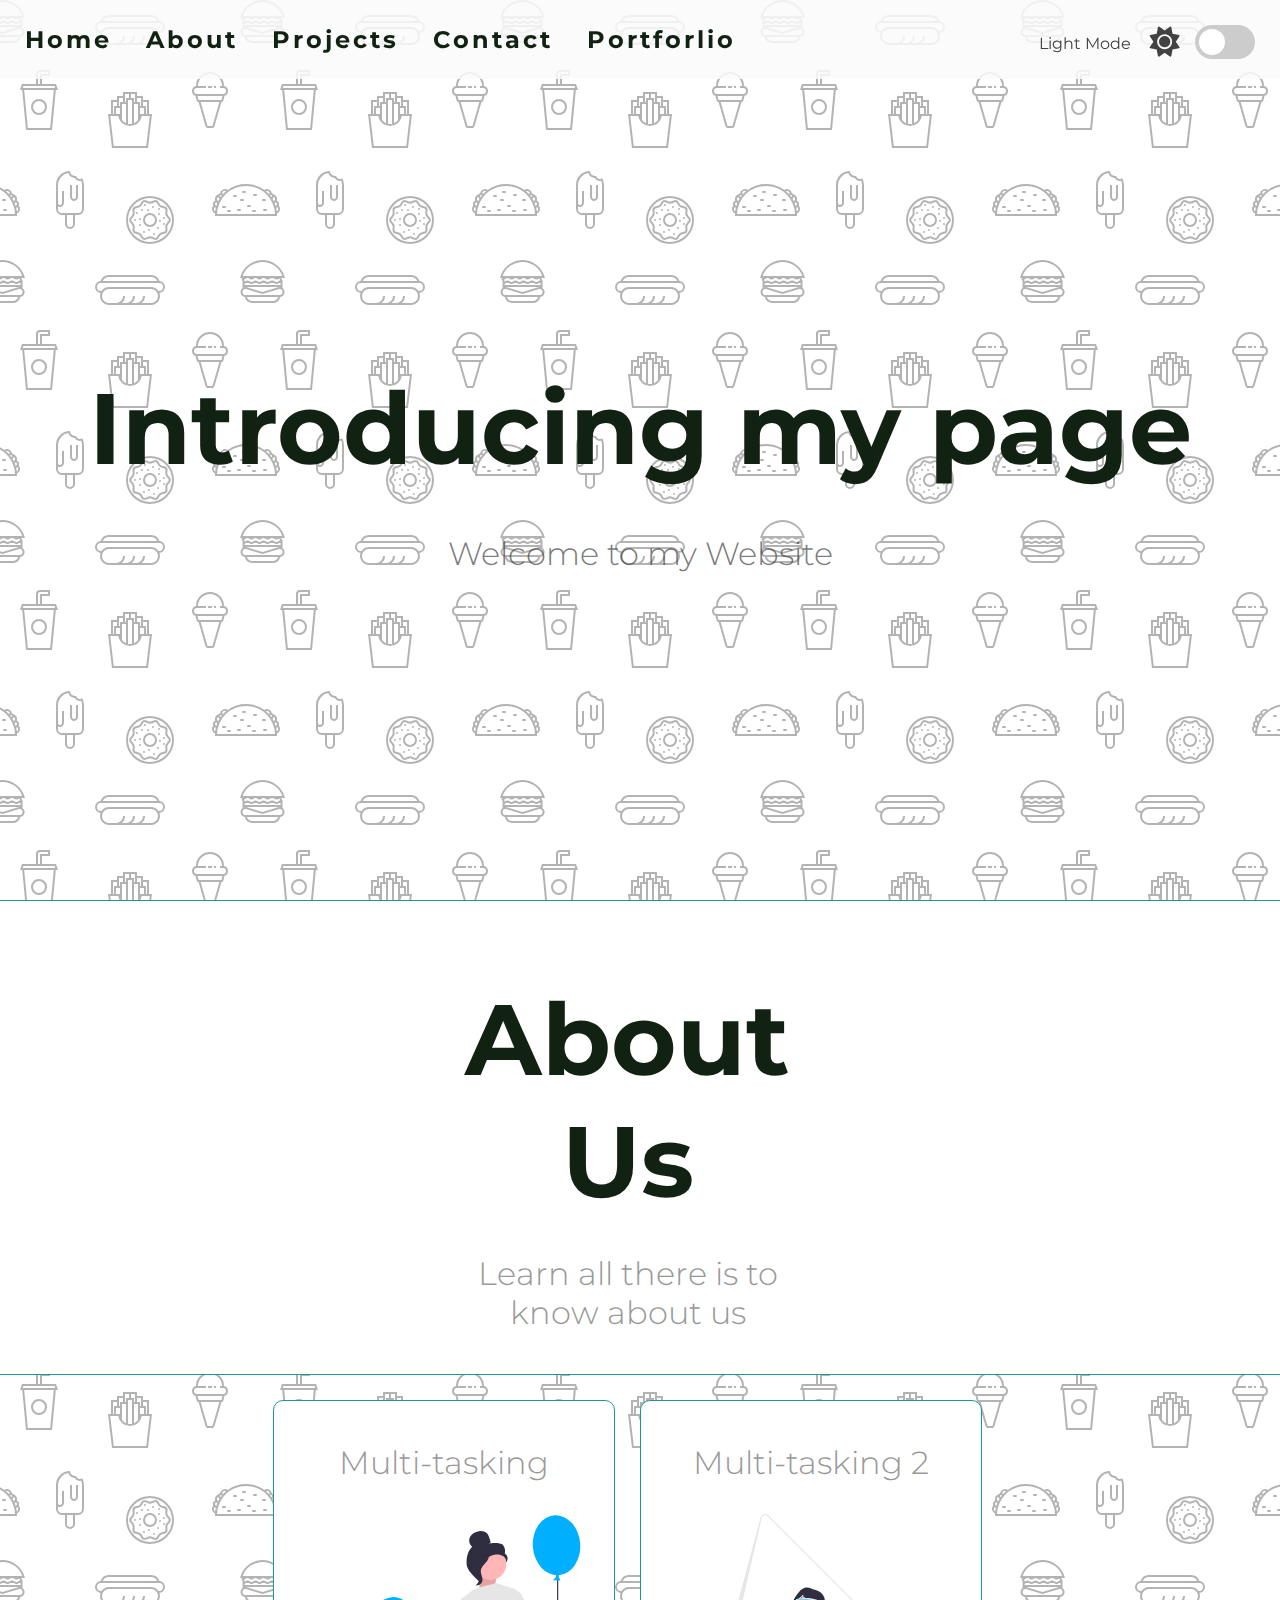
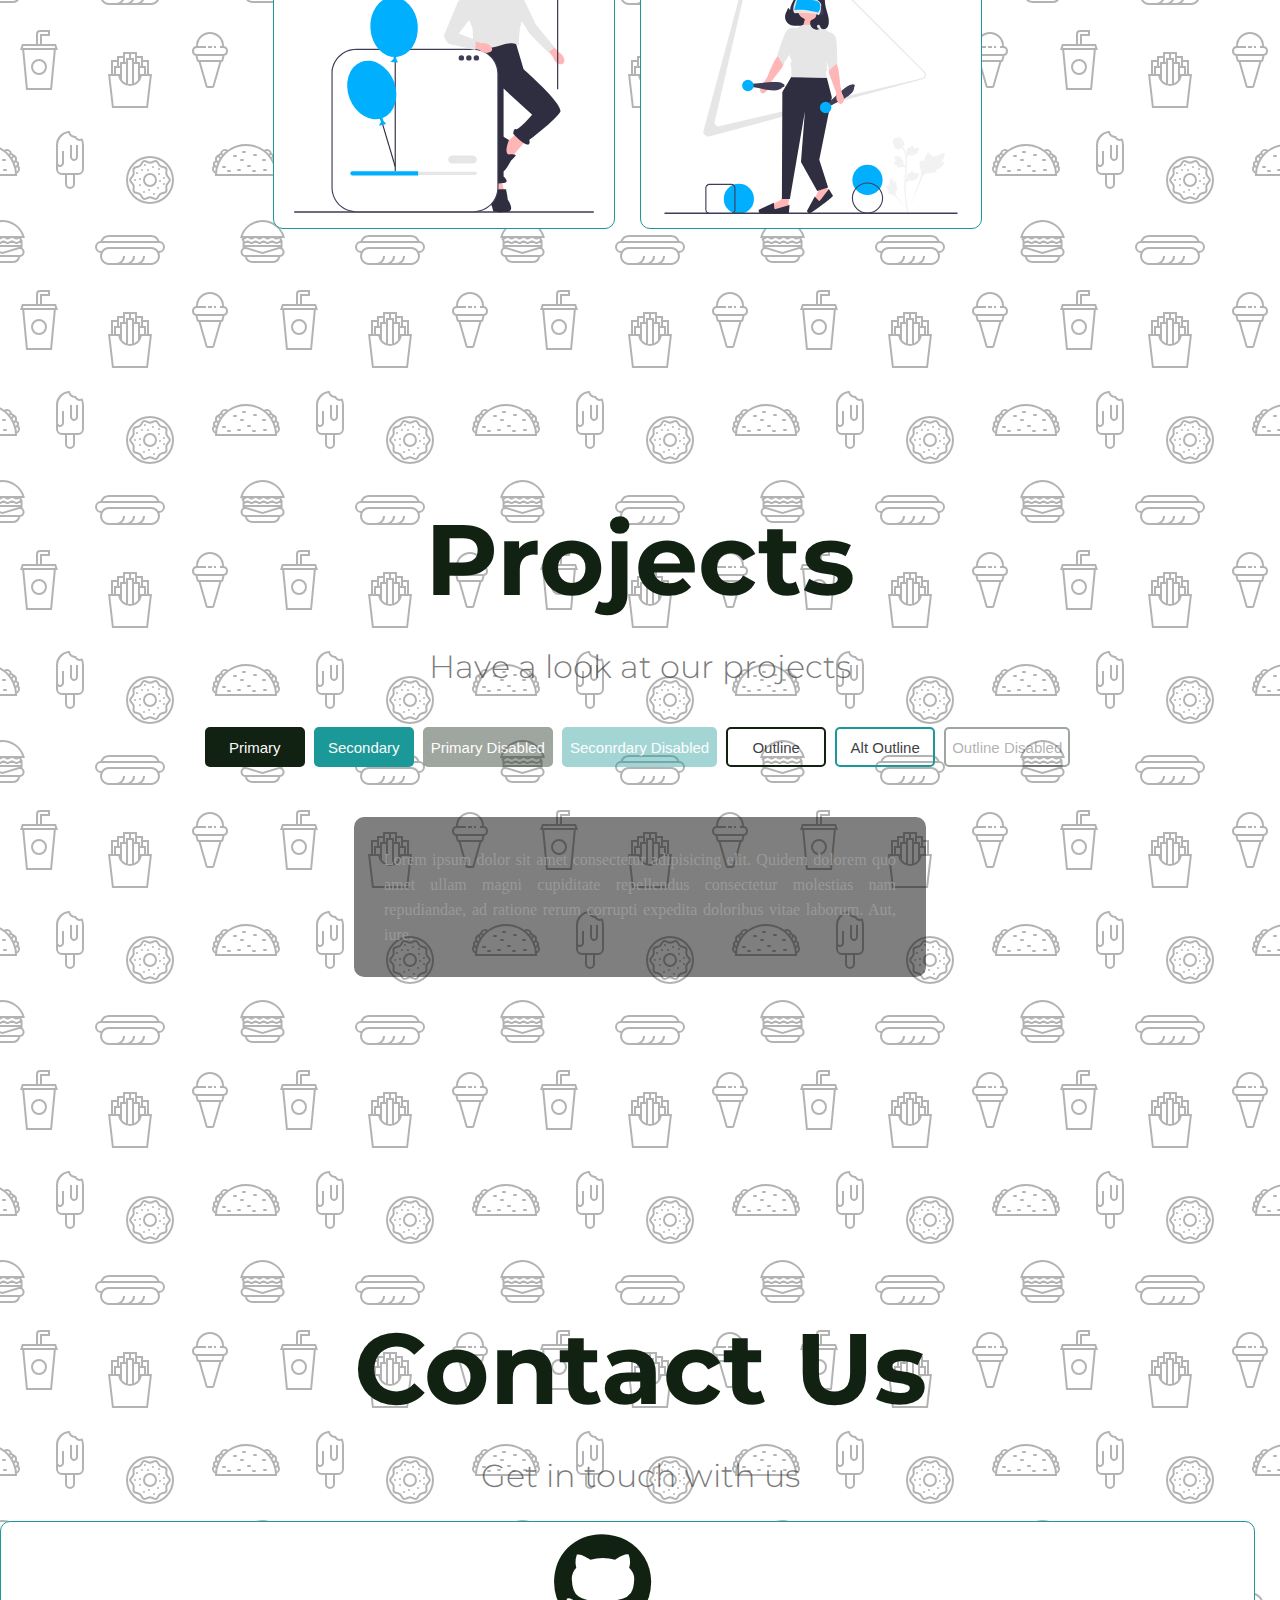
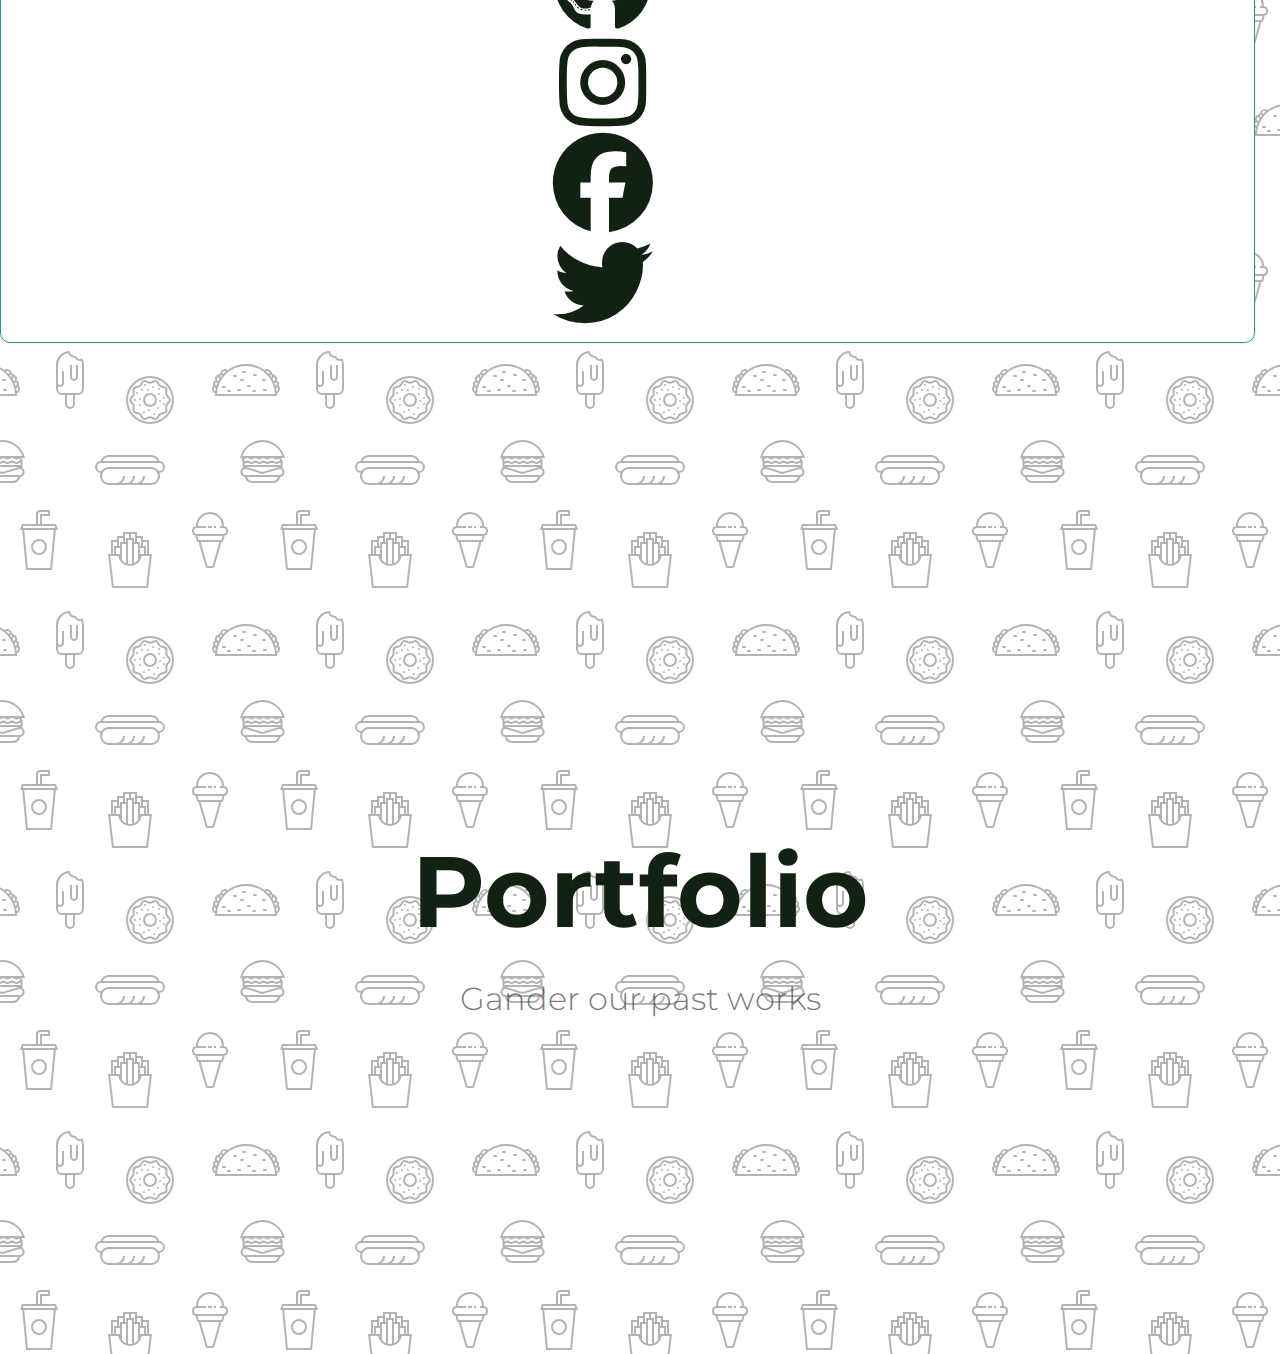
<file: index.html>
<!DOCTYPE html>
<html lang="en">
<head>
    <meta charset="UTF-8">
    <meta http-equiv="X-UA-Compatible" content="IE=edge">
    <meta name="viewport" content="width=device-width, initial-scale=1.0">
    <link rel="icon" type="image/png" href="https://www.google.com/s2/u/0/favicons?domain=cupshup.co.in">
    <link rel="stylesheet" href="Style4.css">
    <!-- <link rel="stylesheet" href="style.css"> -->
    <link rel="stylesheet" href="https://cdnjs.cloudflare.com/ajax/libs/font-awesome/6.1.1/css/all.min.css">
    
    <script src="script4.js"></script>
    
    <title>Dark n Light Mode</title>
</head>

<body>
    <!-- Dark Mode Swtich -->
    <div class="theme-switch-wrapper">
        <span id="toggle-icon">
            <span class="toggle-text">Light Mode</span>
            <i class="fa-solid fa-sun"></i>
        </span>
        <label class="theme-switch">
            <input type="checkbox">
            <div class="slider round"></div>
        </label>
    </div>
    <!-- Navigation -->
    <nav id="nav">
        <a href="#home">Home</a>
        <a href="#about">About</a>
        <a href="#projects">Projects</a>
        <a href="#contact">Contact</a>
        <a href="#portfolio">Portforlio</a>
    </nav>
    <!-- Home -->
    <section id="home">
    <div class="title-group">
        <h1>Introducing my page</h1><br>
        <h2>Welcome to my Website</h2>
    </div>
    </section>
    <!-- About -->
    <section id="about">
        <div class="about-container2">
            <h1>About Us</h1>
            <h3>Learn all there is to know about us</h3>
        </div>
        <div class="about-container">
            <div class="image-container">
                <h3>Multi-tasking</h3>
                <img src="../undraw_well_done_re_light.svg" alt="Multi-tasking" id="img1">
            </div>
            <div class="image-container">
                <h3>Multi-tasking 2</h3>
                <img src="../undraw_game_world_re_light.svg" alt="" id="img2">
            </div>
        </div>
    </section>
    <!-- Projects -->
    <section id="projects">
        <div class="title-group">
        <h1>Projects</h1>
        <h2>Have a look at our projects</h2>
        </div>
        <div class="buttons" id="button">
        <button class="primary">Primary</button>
        <button class="secondary">Secondary</button>
        <button class="primary" disabled>Primary Disabled</button>
        <button class="secondary" disabled>Seconrdary Disabled</button>
        <button class="outline">Outline</button>
        <button class="secondary outline">Alt Outline</button>
        <button class="outline" disabled>Outline Disabled</button>
    </div>
    <div class="text-box" id="text-box">
        <p>Lorem ipsum dolor sit amet consectetur adipisicing elit. Quidem dolorem quo amet ullam magni cupiditate repellendus consectetur molestias nam repudiandae, ad ratione rerum corrupti expedita doloribus vitae laborum. Aut, iure.</p>
    </div>
    </section>

    <!-- Contact -->
    <section id="contact">
        <div class="title-group">
        <h1>Contact Us</h1>
        <h2>Get in touch with us</h2>
        </div>
        <div class="social-icons">
            <i class="fa-brands fa-github"></i>
            <i class="fa-brands fa-instagram"></i>
            <i class="fa-brands fa-facebook"></i>
            <i class="fa-brands fa-twitter"></i>
        </div>
    </section>
    <!-- Portfolio -->
    <section id="portfolio">
        
        <div class="title-group">
        <h1>Portfolio</h1>
        <h2>Gander our past works</h2>
        </div>
    </section>
    <!-- Script -->
    <script src="script4.js"></script>
</body>

</html> 



<!-- <div class="lamp js-turnoff-btn">
    <div class="lamp-item lamp-top"></div>
    <div class="lamp-item lamp-middle"></div>
    <div class="lamp-item lamp-bottom"></div>
    <div class="lamp-item lamp-light open"></div>
</div> -->
</file>
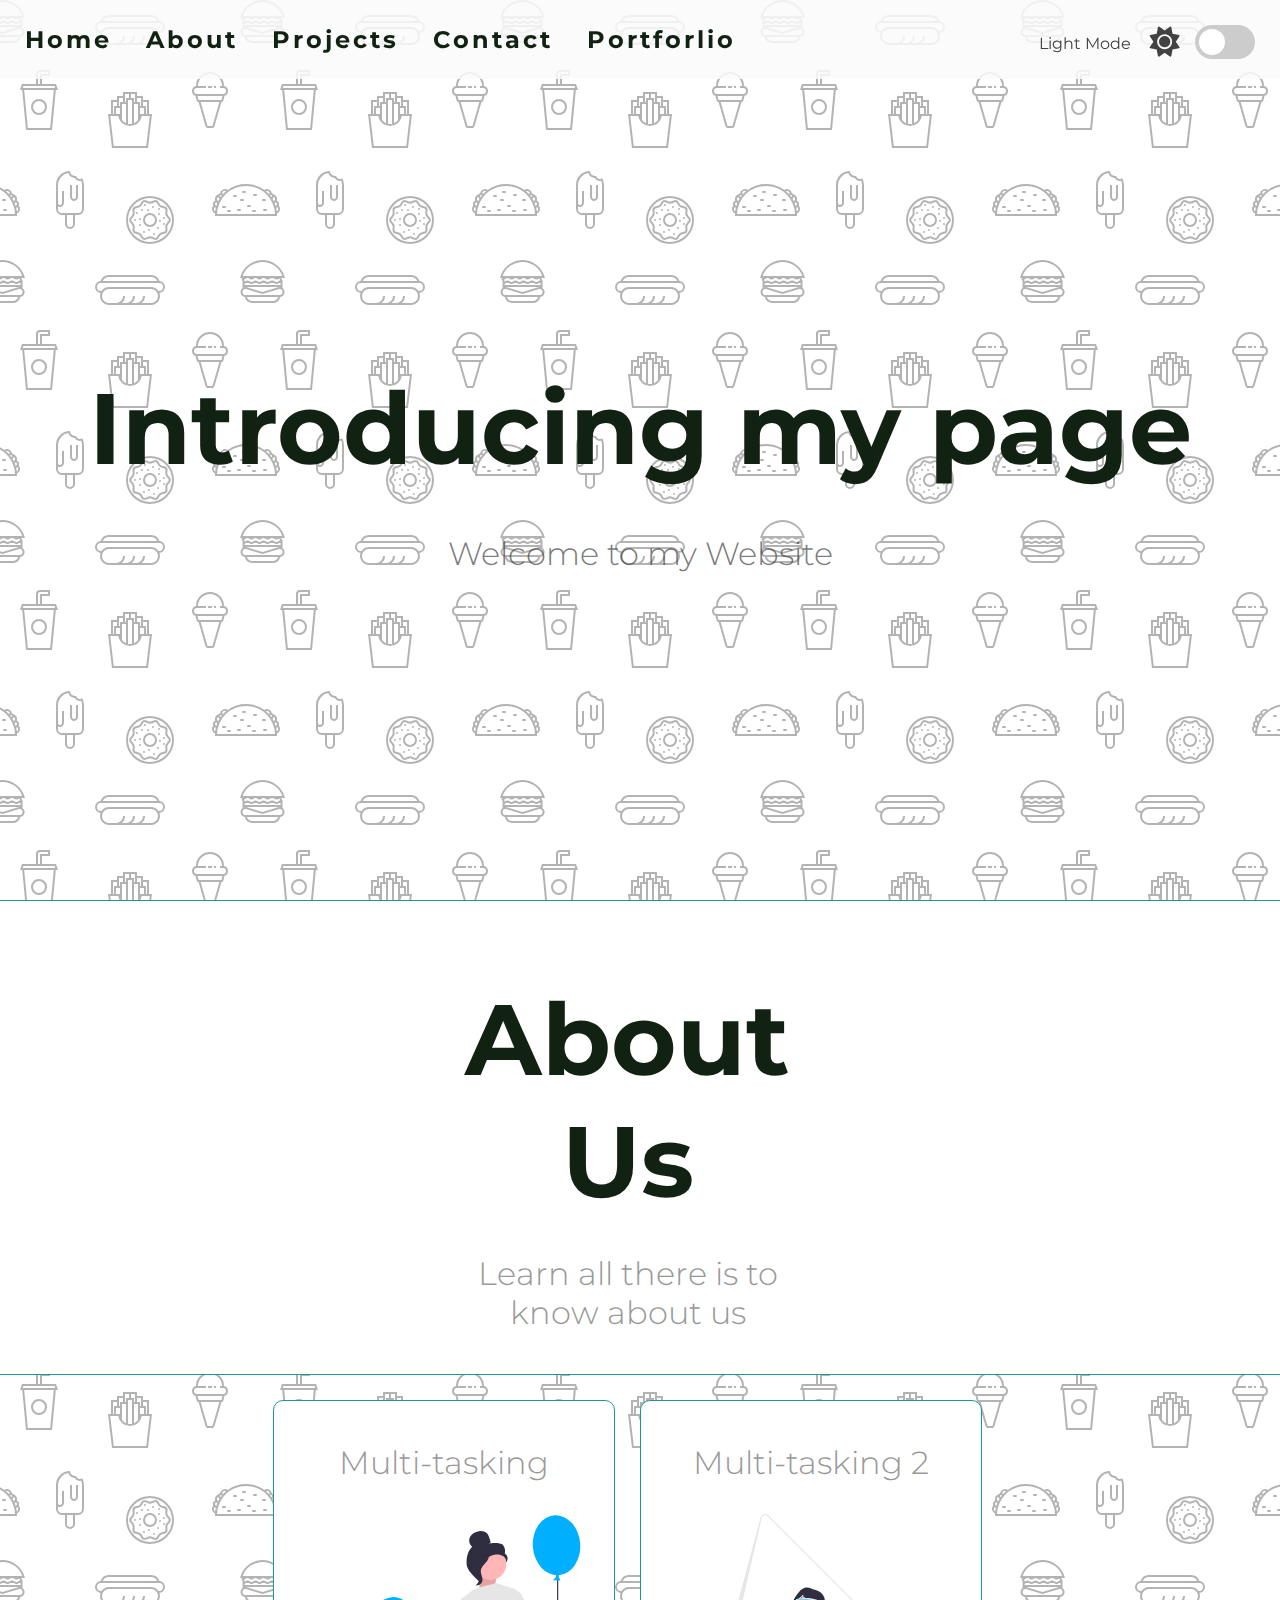
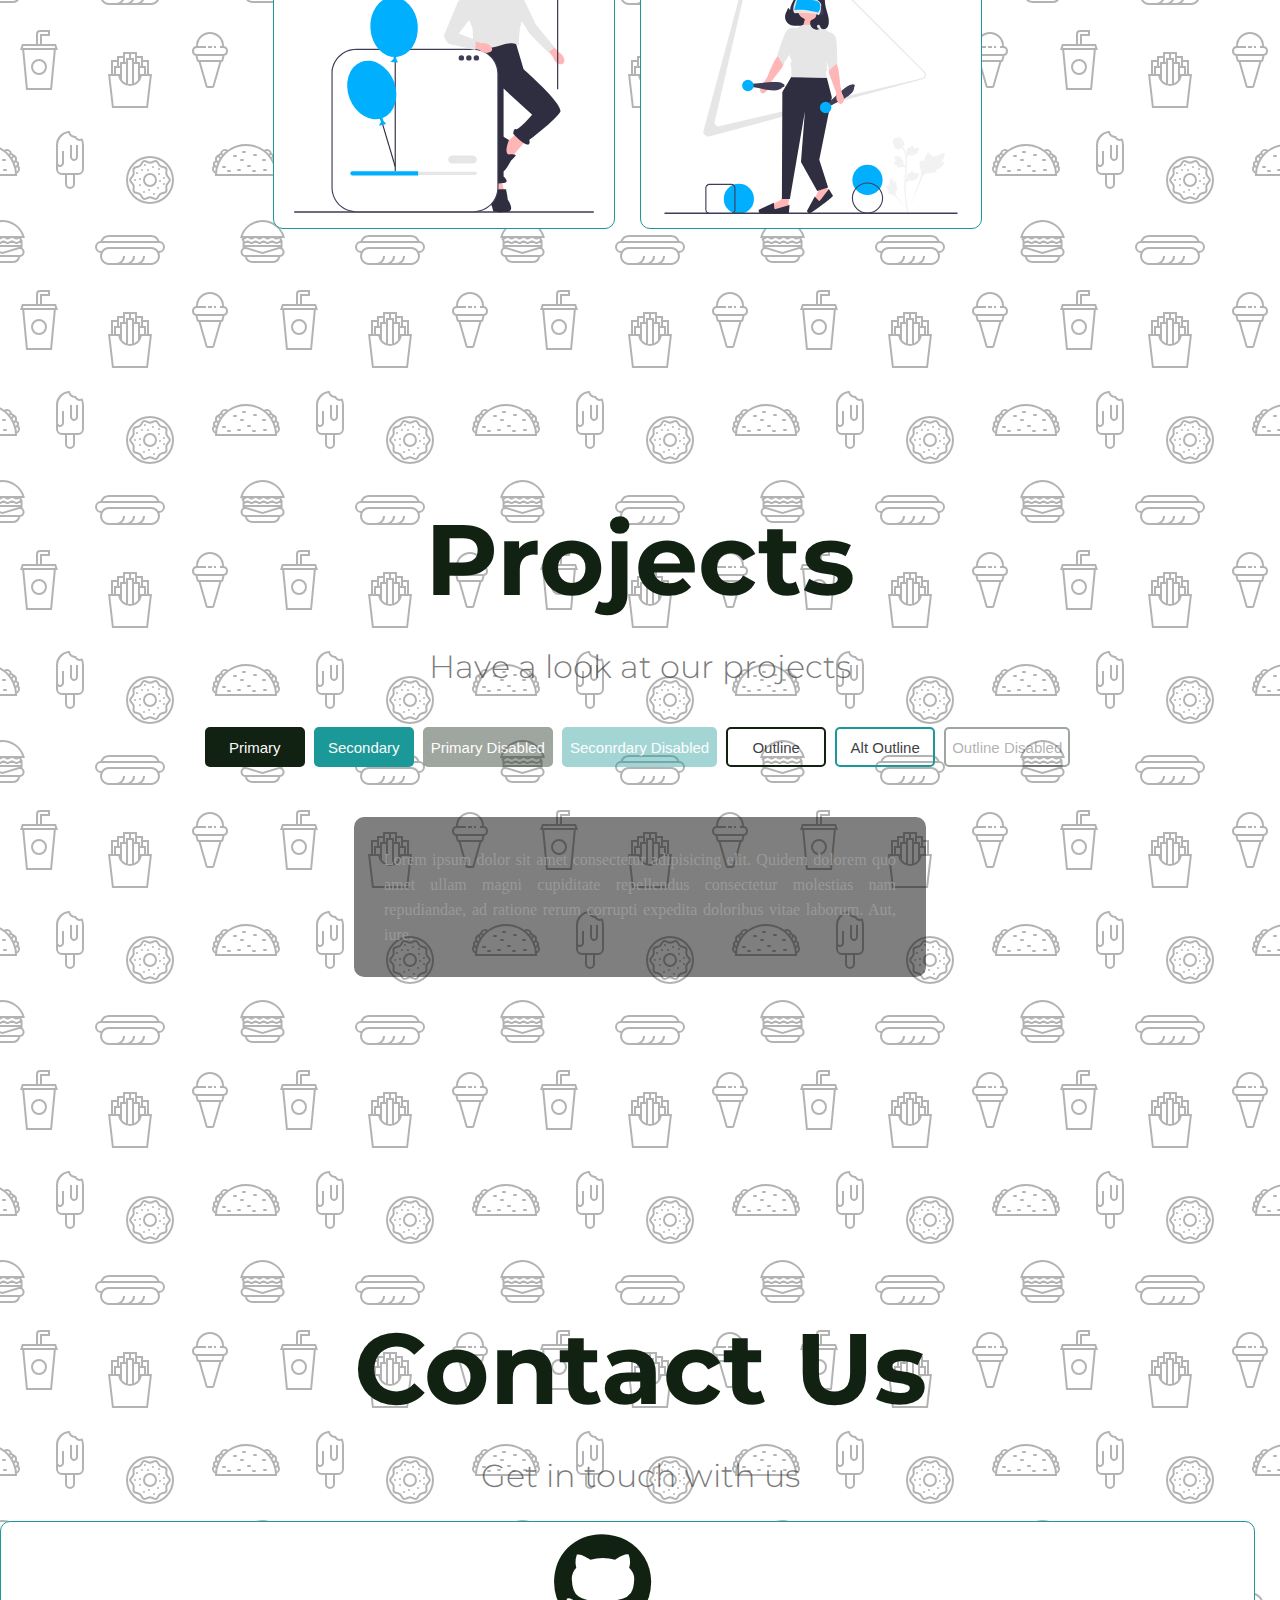
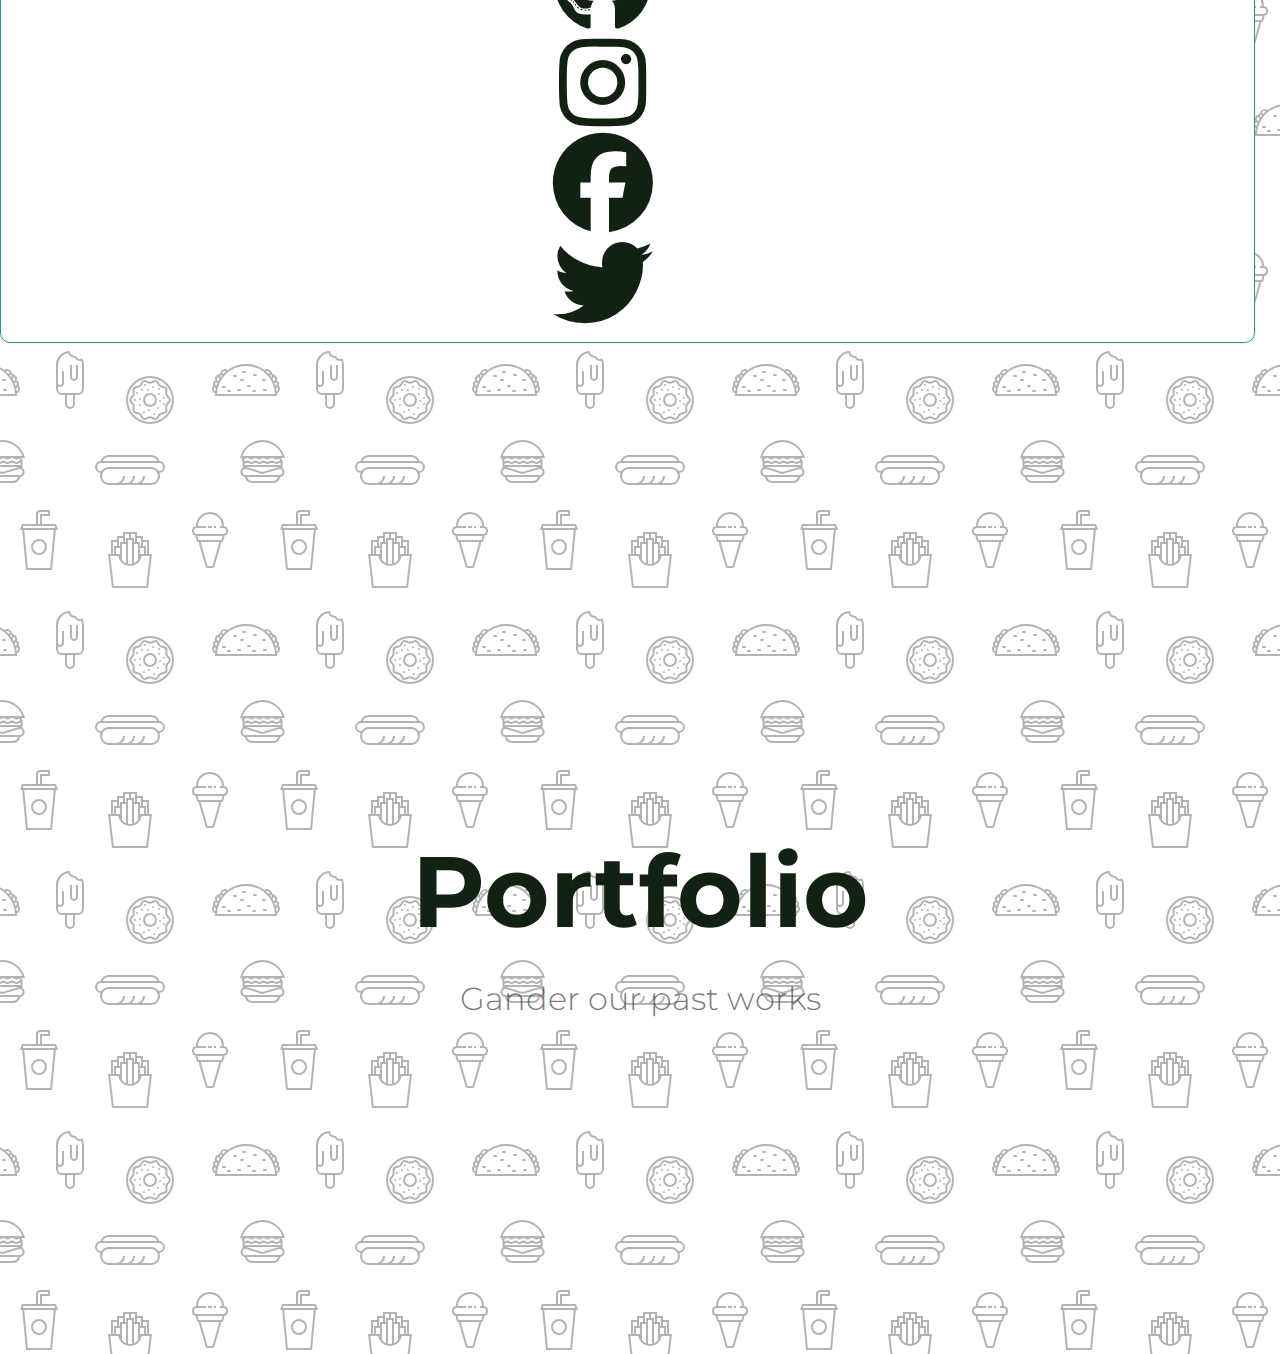
<file: DarkMode.html>
<!DOCTYPE html>
<html lang="en">
<head>
    <meta charset="UTF-8">
    <meta http-equiv="X-UA-Compatible" content="IE=edge">
    <meta name="viewport" content="width=device-width, initial-scale=1.0">
    <link rel="icon" type="image/png" href="https://www.google.com/s2/u/0/favicons?domain=cupshup.co.in">
    <link rel="stylesheet" href="Style4.css">
    <!-- <link rel="stylesheet" href="style.css"> -->
    <link rel="stylesheet" href="https://cdnjs.cloudflare.com/ajax/libs/font-awesome/6.1.1/css/all.min.css">
    
    <script src="script4.js"></script>
    
    <title>Dark n Light Mode</title>
</head>

<body>
    <!-- Dark Mode Swtich -->
    <div class="theme-switch-wrapper">
        <span id="toggle-icon">
            <span class="toggle-text">Light Mode</span>
            <i class="fa-solid fa-sun"></i>
        </span>
        <label class="theme-switch">
            <input type="checkbox">
            <div class="slider round"></div>
        </label>
    </div>
    <!-- Navigation -->
    <nav id="nav">
        <a href="#home">Home</a>
        <a href="#about">About</a>
        <a href="#projects">Projects</a>
        <a href="#contact">Contact</a>
        <a href="#portfolio">Portforlio</a>
    </nav>
    <!-- Home -->
    <section id="home">
    <div class="title-group">
        <h1>Introducing my page</h1><br>
        <h2>Welcome to my Website</h2>
    </div>
    </section>
    <!-- About -->
    <section id="about">
        <div class="about-container2">
            <h1>About Us</h1>
            <h3>Learn all there is to know about us</h3>
        </div>
        <div class="about-container">
            <div class="image-container">
                <h3>Multi-tasking</h3>
                <img src="../undraw_well_done_re_light.svg" alt="Multi-tasking" id="img1">
            </div>
            <div class="image-container">
                <h3>Multi-tasking 2</h3>
                <img src="../undraw_game_world_re_light.svg" alt="" id="img2">
            </div>
        </div>
    </section>
    <!-- Projects -->
    <section id="projects">
        <div class="title-group">
        <h1>Projects</h1>
        <h2>Have a look at our projects</h2>
        </div>
        <div class="buttons" id="button">
        <button class="primary">Primary</button>
        <button class="secondary">Secondary</button>
        <button class="primary" disabled>Primary Disabled</button>
        <button class="secondary" disabled>Seconrdary Disabled</button>
        <button class="outline">Outline</button>
        <button class="secondary outline">Alt Outline</button>
        <button class="outline" disabled>Outline Disabled</button>
    </div>
    <div class="text-box" id="text-box">
        <p>Lorem ipsum dolor sit amet consectetur adipisicing elit. Quidem dolorem quo amet ullam magni cupiditate repellendus consectetur molestias nam repudiandae, ad ratione rerum corrupti expedita doloribus vitae laborum. Aut, iure.</p>
    </div>
    </section>

    <!-- Contact -->
    <section id="contact">
        <div class="title-group">
        <h1>Contact Us</h1>
        <h2>Get in touch with us</h2>
        </div>
        <div class="social-icons">
            <i class="fa-brands fa-github"></i>
            <i class="fa-brands fa-instagram"></i>
            <i class="fa-brands fa-facebook"></i>
            <i class="fa-brands fa-twitter"></i>
        </div>
    </section>
    <!-- Portfolio -->
    <section id="portfolio">
        
        <div class="title-group">
        <h1>Portfolio</h1>
        <h2>Gander our past works</h2>
        </div>
    </section>
    <!-- Script -->
    <script src="script4.js"></script>
</body>

</html> 



<!-- <div class="lamp js-turnoff-btn">
    <div class="lamp-item lamp-top"></div>
    <div class="lamp-item lamp-middle"></div>
    <div class="lamp-item lamp-bottom"></div>
    <div class="lamp-item lamp-light open"></div>
</div> -->
</file>
<file: Style4.css>
@import url('https://fonts.googleapis.com/css2?family=Montserrat:ital,wght@0,100;0,300;0,400;0,600;1,100&display=swap');

:root {
    --primary-color: #112112;
    --primary-variant: #999999;
    --secondary-color: #1b9999;
    --on-primary: rgb(250, 250, 250);
    --on-secondary: rgb(0,0,0, 0.5);
    --on-background: rgb(66, 66, 66);
    --on-background-alt: rgba(66, 66, 66, 0.7);
    --background2: rgb(255, 255, 255);
    --background: #c6c6c6
    --box-shadow: 0 5px 20px 1px rgba(0, 0, 0, 0.5);
  }
  
  [data-theme="dark"] {
    /* --primary-color: rgb(150, 65, 255); */
    --primary-color: #00a979;
    /* --primary-variant: #6c63ff; */
    --primary-variant: #424143;
    --secondary-color: #03dac5;
    --on-primary: #000;
    --on-background: rgba(255, 255, 255, 0.9);
    --on-background-alt: #C6C6C6;
    --background: #121212;
  }

html
{
  /* use in every project */
  box-sizing: border-box;
  scroll-behavior: smooth;
}

nav
{
    /* position */
    z-index: 10;
    position: fixed;
    /* font */
    font-family: 'Montserrat', sans-serif;
    font-weight: 300;
    font-size: 24px;
    letter-spacing: 3px;
    padding: 25px;
    width: 100vw;
    background: rgb(250, 250, 250, 85%);
    /* text-align: center;
    justify-content: center; */
}   

body
{
    margin: 0px;

    /* background-color: var(--background);
    background-image: url("data:image/svg+xml,%3Csvg xmlns='http://www.w3.org/2000/svg' width='260' height='260' viewBox='0 0 260 260'%3E%3Cg fill-rule='evenodd'%3E%3Cg fill='%23381969' fill-opacity='0.7'%3E%3Cpath d='M24.37 16c.2.65.39 1.32.54 2H21.17l1.17 2.34.45.9-.24.11V28a5 5 0 0 1-2.23 8.94l-.02.06a8 8 0 0 1-7.75 6h-20a8 8 0 0 1-7.74-6l-.02-.06A5 5 0 0 1-17.45 28v-6.76l-.79-1.58-.44-.9.9-.44.63-.32H-20a23.01 23.01 0 0 1 44.37-2zm-36.82 2a1 1 0 0 0-.44.1l-3.1 1.56.89 1.79 1.31-.66a3 3 0 0 1 2.69 0l2.2 1.1a1 1 0 0 0 .9 0l2.21-1.1a3 3 0 0 1 2.69 0l2.2 1.1a1 1 0 0 0 .9 0l2.21-1.1a3 3 0 0 1 2.69 0l2.2 1.1a1 1 0 0 0 .86.02l2.88-1.27a3 3 0 0 1 2.43 0l2.88 1.27a1 1 0 0 0 .85-.02l3.1-1.55-.89-1.79-1.42.71a3 3 0 0 1-2.56.06l-2.77-1.23a1 1 0 0 0-.4-.09h-.01a1 1 0 0 0-.4.09l-2.78 1.23a3 3 0 0 1-2.56-.06l-2.3-1.15a1 1 0 0 0-.45-.11h-.01a1 1 0 0 0-.44.1L.9 19.22a3 3 0 0 1-2.69 0l-2.2-1.1a1 1 0 0 0-.45-.11h-.01a1 1 0 0 0-.44.1l-2.21 1.11a3 3 0 0 1-2.69 0l-2.2-1.1a1 1 0 0 0-.45-.11h-.01zm0-2h-4.9a21.01 21.01 0 0 1 39.61 0h-2.09l-.06-.13-.26.13h-32.31zm30.35 7.68l1.36-.68h1.3v2h-36v-1.15l.34-.17 1.36-.68h2.59l1.36.68a3 3 0 0 0 2.69 0l1.36-.68h2.59l1.36.68a3 3 0 0 0 2.69 0L2.26 23h2.59l1.36.68a3 3 0 0 0 2.56.06l1.67-.74h3.23l1.67.74a3 3 0 0 0 2.56-.06zM-13.82 27l16.37 4.91L18.93 27h-32.75zm-.63 2h.34l16.66 5 16.67-5h.33a3 3 0 1 1 0 6h-34a3 3 0 1 1 0-6zm1.35 8a6 6 0 0 0 5.65 4h20a6 6 0 0 0 5.66-4H-13.1z'/%3E%3Cpath id='path6_fill-copy' d='M284.37 16c.2.65.39 1.32.54 2H281.17l1.17 2.34.45.9-.24.11V28a5 5 0 0 1-2.23 8.94l-.02.06a8 8 0 0 1-7.75 6h-20a8 8 0 0 1-7.74-6l-.02-.06a5 5 0 0 1-2.24-8.94v-6.76l-.79-1.58-.44-.9.9-.44.63-.32H240a23.01 23.01 0 0 1 44.37-2zm-36.82 2a1 1 0 0 0-.44.1l-3.1 1.56.89 1.79 1.31-.66a3 3 0 0 1 2.69 0l2.2 1.1a1 1 0 0 0 .9 0l2.21-1.1a3 3 0 0 1 2.69 0l2.2 1.1a1 1 0 0 0 .9 0l2.21-1.1a3 3 0 0 1 2.69 0l2.2 1.1a1 1 0 0 0 .86.02l2.88-1.27a3 3 0 0 1 2.43 0l2.88 1.27a1 1 0 0 0 .85-.02l3.1-1.55-.89-1.79-1.42.71a3 3 0 0 1-2.56.06l-2.77-1.23a1 1 0 0 0-.4-.09h-.01a1 1 0 0 0-.4.09l-2.78 1.23a3 3 0 0 1-2.56-.06l-2.3-1.15a1 1 0 0 0-.45-.11h-.01a1 1 0 0 0-.44.1l-2.21 1.11a3 3 0 0 1-2.69 0l-2.2-1.1a1 1 0 0 0-.45-.11h-.01a1 1 0 0 0-.44.1l-2.21 1.11a3 3 0 0 1-2.69 0l-2.2-1.1a1 1 0 0 0-.45-.11h-.01zm0-2h-4.9a21.01 21.01 0 0 1 39.61 0h-2.09l-.06-.13-.26.13h-32.31zm30.35 7.68l1.36-.68h1.3v2h-36v-1.15l.34-.17 1.36-.68h2.59l1.36.68a3 3 0 0 0 2.69 0l1.36-.68h2.59l1.36.68a3 3 0 0 0 2.69 0l1.36-.68h2.59l1.36.68a3 3 0 0 0 2.56.06l1.67-.74h3.23l1.67.74a3 3 0 0 0 2.56-.06zM246.18 27l16.37 4.91L278.93 27h-32.75zm-.63 2h.34l16.66 5 16.67-5h.33a3 3 0 1 1 0 6h-34a3 3 0 1 1 0-6zm1.35 8a6 6 0 0 0 5.65 4h20a6 6 0 0 0 5.66-4H246.9z'/%3E%3Cpath d='M159.5 21.02A9 9 0 0 0 151 15h-42a9 9 0 0 0-8.5 6.02 6 6 0 0 0 .02 11.96A8.99 8.99 0 0 0 109 45h42a9 9 0 0 0 8.48-12.02 6 6 0 0 0 .02-11.96zM151 17h-42a7 7 0 0 0-6.33 4h54.66a7 7 0 0 0-6.33-4zm-9.34 26a8.98 8.98 0 0 0 3.34-7h-2a7 7 0 0 1-7 7h-4.34a8.98 8.98 0 0 0 3.34-7h-2a7 7 0 0 1-7 7h-4.34a8.98 8.98 0 0 0 3.34-7h-2a7 7 0 0 1-7 7h-7a7 7 0 1 1 0-14h42a7 7 0 1 1 0 14h-9.34zM109 27a9 9 0 0 0-7.48 4H101a4 4 0 1 1 0-8h58a4 4 0 0 1 0 8h-.52a9 9 0 0 0-7.48-4h-42z'/%3E%3Cpath d='M39 115a8 8 0 1 0 0-16 8 8 0 0 0 0 16zm6-8a6 6 0 1 1-12 0 6 6 0 0 1 12 0zm-3-29v-2h8v-6H40a4 4 0 0 0-4 4v10H22l-1.33 4-.67 2h2.19L26 130h26l3.81-40H58l-.67-2L56 84H42v-6zm-4-4v10h2V74h8v-2h-8a2 2 0 0 0-2 2zm2 12h14.56l.67 2H22.77l.67-2H40zm13.8 4H24.2l3.62 38h22.36l3.62-38z'/%3E%3Cpath d='M129 92h-6v4h-6v4h-6v14h-3l.24 2 3.76 32h36l3.76-32 .24-2h-3v-14h-6v-4h-6v-4h-8zm18 22v-12h-4v4h3v8h1zm-3 0v-6h-4v6h4zm-6 6v-16h-4v19.17c1.6-.7 2.97-1.8 4-3.17zm-6 3.8V100h-4v23.8a10.04 10.04 0 0 0 4 0zm-6-.63V104h-4v16a10.04 10.04 0 0 0 4 3.17zm-6-9.17v-6h-4v6h4zm-6 0v-8h3v-4h-4v12h1zm27-12v-4h-4v4h3v4h1v-4zm-6 0v-8h-4v4h3v4h1zm-6-4v-4h-4v8h1v-4h3zm-6 4v-4h-4v8h1v-4h3zm7 24a12 12 0 0 0 11.83-10h7.92l-3.53 30h-32.44l-3.53-30h7.92A12 12 0 0 0 130 126z'/%3E%3Cpath d='M212 86v2h-4v-2h4zm4 0h-2v2h2v-2zm-20 0v.1a5 5 0 0 0-.56 9.65l.06.25 1.12 4.48a2 2 0 0 0 1.94 1.52h.01l7.02 24.55a2 2 0 0 0 1.92 1.45h4.98a2 2 0 0 0 1.92-1.45l7.02-24.55a2 2 0 0 0 1.95-1.52L224.5 96l.06-.25a5 5 0 0 0-.56-9.65V86a14 14 0 0 0-28 0zm4 0h6v2h-9a3 3 0 1 0 0 6H223a3 3 0 1 0 0-6H220v-2h2a12 12 0 1 0-24 0h2zm-1.44 14l-1-4h24.88l-1 4h-22.88zm8.95 26l-6.86-24h18.7l-6.86 24h-4.98zM150 242a22 22 0 1 0 0-44 22 22 0 0 0 0 44zm24-22a24 24 0 1 1-48 0 24 24 0 0 1 48 0zm-28.38 17.73l2.04-.87a6 6 0 0 1 4.68 0l2.04.87a2 2 0 0 0 2.5-.82l1.14-1.9a6 6 0 0 1 3.79-2.75l2.15-.5a2 2 0 0 0 1.54-2.12l-.19-2.2a6 6 0 0 1 1.45-4.46l1.45-1.67a2 2 0 0 0 0-2.62l-1.45-1.67a6 6 0 0 1-1.45-4.46l.2-2.2a2 2 0 0 0-1.55-2.13l-2.15-.5a6 6 0 0 1-3.8-2.75l-1.13-1.9a2 2 0 0 0-2.5-.8l-2.04.86a6 6 0 0 1-4.68 0l-2.04-.87a2 2 0 0 0-2.5.82l-1.14 1.9a6 6 0 0 1-3.79 2.75l-2.15.5a2 2 0 0 0-1.54 2.12l.19 2.2a6 6 0 0 1-1.45 4.46l-1.45 1.67a2 2 0 0 0 0 2.62l1.45 1.67a6 6 0 0 1 1.45 4.46l-.2 2.2a2 2 0 0 0 1.55 2.13l2.15.5a6 6 0 0 1 3.8 2.75l1.13 1.9a2 2 0 0 0 2.5.8zm2.82.97a4 4 0 0 1 3.12 0l2.04.87a4 4 0 0 0 4.99-1.62l1.14-1.9a4 4 0 0 1 2.53-1.84l2.15-.5a4 4 0 0 0 3.09-4.24l-.2-2.2a4 4 0 0 1 .97-2.98l1.45-1.67a4 4 0 0 0 0-5.24l-1.45-1.67a4 4 0 0 1-.97-2.97l.2-2.2a4 4 0 0 0-3.09-4.25l-2.15-.5a4 4 0 0 1-2.53-1.84l-1.14-1.9a4 4 0 0 0-5-1.62l-2.03.87a4 4 0 0 1-3.12 0l-2.04-.87a4 4 0 0 0-4.99 1.62l-1.14 1.9a4 4 0 0 1-2.53 1.84l-2.15.5a4 4 0 0 0-3.09 4.24l.2 2.2a4 4 0 0 1-.97 2.98l-1.45 1.67a4 4 0 0 0 0 5.24l1.45 1.67a4 4 0 0 1 .97 2.97l-.2 2.2a4 4 0 0 0 3.09 4.25l2.15.5a4 4 0 0 1 2.53 1.84l1.14 1.9a4 4 0 0 0 5 1.62l2.03-.87zM152 207a1 1 0 1 1 2 0 1 1 0 0 1-2 0zm6 2a1 1 0 1 1 2 0 1 1 0 0 1-2 0zm-11 1a1 1 0 1 1 2 0 1 1 0 0 1-2 0zm-6 0a1 1 0 1 1 2 0 1 1 0 0 1-2 0zm3-5a1 1 0 1 1 2 0 1 1 0 0 1-2 0zm-8 8a1 1 0 1 1 2 0 1 1 0 0 1-2 0zm3 6a1 1 0 1 1 2 0 1 1 0 0 1-2 0zm0 6a1 1 0 1 1 2 0 1 1 0 0 1-2 0zm4 7a1 1 0 1 1 2 0 1 1 0 0 1-2 0zm5-2a1 1 0 1 1 2 0 1 1 0 0 1-2 0zm5 4a1 1 0 1 1 2 0 1 1 0 0 1-2 0zm4-6a1 1 0 1 1 2 0 1 1 0 0 1-2 0zm6-4a1 1 0 1 1 2 0 1 1 0 0 1-2 0zm-4-3a1 1 0 1 1 2 0 1 1 0 0 1-2 0zm4-3a1 1 0 1 1 2 0 1 1 0 0 1-2 0zm-5-4a1 1 0 1 1 2 0 1 1 0 0 1-2 0zm-24 6a1 1 0 1 1 2 0 1 1 0 0 1-2 0zm16 5a5 5 0 1 0 0-10 5 5 0 0 0 0 10zm7-5a7 7 0 1 1-14 0 7 7 0 0 1 14 0zm86-29a1 1 0 0 0 0 2h2a1 1 0 0 0 0-2h-2zm19 9a1 1 0 0 1 1-1h2a1 1 0 0 1 0 2h-2a1 1 0 0 1-1-1zm-14 5a1 1 0 0 0 0 2h2a1 1 0 0 0 0-2h-2zm-25 1a1 1 0 0 0 0 2h2a1 1 0 0 0 0-2h-2zm5 4a1 1 0 0 0 0 2h2a1 1 0 0 0 0-2h-2zm9 0a1 1 0 0 1 1-1h2a1 1 0 0 1 0 2h-2a1 1 0 0 1-1-1zm15 1a1 1 0 0 1 1-1h2a1 1 0 0 1 0 2h-2a1 1 0 0 1-1-1zm12-2a1 1 0 0 0 0 2h2a1 1 0 0 0 0-2h-2zm-11-14a1 1 0 0 1 1-1h2a1 1 0 0 1 0 2h-2a1 1 0 0 1-1-1zm-19 0a1 1 0 0 0 0 2h2a1 1 0 0 0 0-2h-2zm6 5a1 1 0 0 1 1-1h2a1 1 0 0 1 0 2h-2a1 1 0 0 1-1-1zm-25 15c0-.47.01-.94.03-1.4a5 5 0 0 1-1.7-8 3.99 3.99 0 0 1 1.88-5.18 5 5 0 0 1 3.4-6.22 3 3 0 0 1 1.46-1.05 5 5 0 0 1 7.76-3.27A30.86 30.86 0 0 1 246 184c6.79 0 13.06 2.18 18.17 5.88a5 5 0 0 1 7.76 3.27 3 3 0 0 1 1.47 1.05 5 5 0 0 1 3.4 6.22 4 4 0 0 1 1.87 5.18 4.98 4.98 0 0 1-1.7 8c.02.46.03.93.03 1.4v1h-62v-1zm.83-7.17a30.9 30.9 0 0 0-.62 3.57 3 3 0 0 1-.61-4.2c.37.28.78.49 1.23.63zm1.49-4.61c-.36.87-.68 1.76-.96 2.68a2 2 0 0 1-.21-3.71c.33.4.73.75 1.17 1.03zm2.32-4.54c-.54.86-1.03 1.76-1.49 2.68a3 3 0 0 1-.07-4.67 3 3 0 0 0 1.56 1.99zm1.14-1.7c.35-.5.72-.98 1.1-1.46a1 1 0 1 0-1.1 1.45zm5.34-5.77c-1.03.86-2 1.79-2.9 2.77a3 3 0 0 0-1.11-.77 3 3 0 0 1 4-2zm42.66 2.77c-.9-.98-1.87-1.9-2.9-2.77a3 3 0 0 1 4.01 2 3 3 0 0 0-1.1.77zm1.34 1.54c.38.48.75.96 1.1 1.45a1 1 0 1 0-1.1-1.45zm3.73 5.84c-.46-.92-.95-1.82-1.5-2.68a3 3 0 0 0 1.57-1.99 3 3 0 0 1-.07 4.67zm1.8 4.53c-.29-.9-.6-1.8-.97-2.67.44-.28.84-.63 1.17-1.03a2 2 0 0 1-.2 3.7zm1.14 5.51c-.14-1.21-.35-2.4-.62-3.57.45-.14.86-.35 1.23-.63a2.99 2.99 0 0 1-.6 4.2zM275 214a29 29 0 0 0-57.97 0h57.96zM72.33 198.12c-.21-.32-.34-.7-.34-1.12v-12h-2v12a4.01 4.01 0 0 0 7.09 2.54c.57-.69.91-1.57.91-2.54v-12h-2v12a1.99 1.99 0 0 1-2 2 2 2 0 0 1-1.66-.88zM75 176c.38 0 .74-.04 1.1-.12a4 4 0 0 0 6.19 2.4A13.94 13.94 0 0 1 84 185v24a6 6 0 0 1-6 6h-3v9a5 5 0 1 1-10 0v-9h-3a6 6 0 0 1-6-6v-24a14 14 0 0 1 14-14 5 5 0 0 0 5 5zm-17 15v12a1.99 1.99 0 0 0 1.22 1.84 2 2 0 0 0 2.44-.72c.21-.32.34-.7.34-1.12v-12h2v12a3.98 3.98 0 0 1-5.35 3.77 3.98 3.98 0 0 1-.65-.3V209a4 4 0 0 0 4 4h16a4 4 0 0 0 4-4v-24c.01-1.53-.23-2.88-.72-4.17-.43.1-.87.16-1.28.17a6 6 0 0 1-5.2-3 7 7 0 0 1-6.47-4.88A12 12 0 0 0 58 185v6zm9 24v9a3 3 0 1 0 6 0v-9h-6z'/%3E%3Cpath d='M-17 191a1 1 0 0 0 0 2h2a1 1 0 0 0 0-2h-2zm19 9a1 1 0 0 1 1-1h2a1 1 0 0 1 0 2H3a1 1 0 0 1-1-1zm-14 5a1 1 0 0 0 0 2h2a1 1 0 0 0 0-2h-2zm-25 1a1 1 0 0 0 0 2h2a1 1 0 0 0 0-2h-2zm5 4a1 1 0 0 0 0 2h2a1 1 0 0 0 0-2h-2zm9 0a1 1 0 0 1 1-1h2a1 1 0 0 1 0 2h-2a1 1 0 0 1-1-1zm15 1a1 1 0 0 1 1-1h2a1 1 0 0 1 0 2h-2a1 1 0 0 1-1-1zm12-2a1 1 0 0 0 0 2h2a1 1 0 0 0 0-2H4zm-11-14a1 1 0 0 1 1-1h2a1 1 0 0 1 0 2h-2a1 1 0 0 1-1-1zm-19 0a1 1 0 0 0 0 2h2a1 1 0 0 0 0-2h-2zm6 5a1 1 0 0 1 1-1h2a1 1 0 0 1 0 2h-2a1 1 0 0 1-1-1zm-25 15c0-.47.01-.94.03-1.4a5 5 0 0 1-1.7-8 3.99 3.99 0 0 1 1.88-5.18 5 5 0 0 1 3.4-6.22 3 3 0 0 1 1.46-1.05 5 5 0 0 1 7.76-3.27A30.86 30.86 0 0 1-14 184c6.79 0 13.06 2.18 18.17 5.88a5 5 0 0 1 7.76 3.27 3 3 0 0 1 1.47 1.05 5 5 0 0 1 3.4 6.22 4 4 0 0 1 1.87 5.18 4.98 4.98 0 0 1-1.7 8c.02.46.03.93.03 1.4v1h-62v-1zm.83-7.17a30.9 30.9 0 0 0-.62 3.57 3 3 0 0 1-.61-4.2c.37.28.78.49 1.23.63zm1.49-4.61c-.36.87-.68 1.76-.96 2.68a2 2 0 0 1-.21-3.71c.33.4.73.75 1.17 1.03zm2.32-4.54c-.54.86-1.03 1.76-1.49 2.68a3 3 0 0 1-.07-4.67 3 3 0 0 0 1.56 1.99zm1.14-1.7c.35-.5.72-.98 1.1-1.46a1 1 0 1 0-1.1 1.45zm5.34-5.77c-1.03.86-2 1.79-2.9 2.77a3 3 0 0 0-1.11-.77 3 3 0 0 1 4-2zm42.66 2.77c-.9-.98-1.87-1.9-2.9-2.77a3 3 0 0 1 4.01 2 3 3 0 0 0-1.1.77zm1.34 1.54c.38.48.75.96 1.1 1.45a1 1 0 1 0-1.1-1.45zm3.73 5.84c-.46-.92-.95-1.82-1.5-2.68a3 3 0 0 0 1.57-1.99 3 3 0 0 1-.07 4.67zm1.8 4.53c-.29-.9-.6-1.8-.97-2.67.44-.28.84-.63 1.17-1.03a2 2 0 0 1-.2 3.7zm1.14 5.51c-.14-1.21-.35-2.4-.62-3.57.45-.14.86-.35 1.23-.63a2.99 2.99 0 0 1-.6 4.2zM15 214a29 29 0 0 0-57.97 0h57.96z'/%3E%3C/g%3E%3C/g%3E%3C/svg%3E"); */
    
    background-color: var(--background);
    background-image: url("data:image/svg+xml,%3Csvg xmlns='http://www.w3.org/2000/svg' width='260' height='260' viewBox='0 0 260 260'%3E%3Cg fill-rule='evenodd'%3E%3Cg fill='%23424143' fill-opacity='0.4'%3E%3Cpath d='M24.37 16c.2.65.39 1.32.54 2H21.17l1.17 2.34.45.9-.24.11V28a5 5 0 0 1-2.23 8.94l-.02.06a8 8 0 0 1-7.75 6h-20a8 8 0 0 1-7.74-6l-.02-.06A5 5 0 0 1-17.45 28v-6.76l-.79-1.58-.44-.9.9-.44.63-.32H-20a23.01 23.01 0 0 1 44.37-2zm-36.82 2a1 1 0 0 0-.44.1l-3.1 1.56.89 1.79 1.31-.66a3 3 0 0 1 2.69 0l2.2 1.1a1 1 0 0 0 .9 0l2.21-1.1a3 3 0 0 1 2.69 0l2.2 1.1a1 1 0 0 0 .9 0l2.21-1.1a3 3 0 0 1 2.69 0l2.2 1.1a1 1 0 0 0 .86.02l2.88-1.27a3 3 0 0 1 2.43 0l2.88 1.27a1 1 0 0 0 .85-.02l3.1-1.55-.89-1.79-1.42.71a3 3 0 0 1-2.56.06l-2.77-1.23a1 1 0 0 0-.4-.09h-.01a1 1 0 0 0-.4.09l-2.78 1.23a3 3 0 0 1-2.56-.06l-2.3-1.15a1 1 0 0 0-.45-.11h-.01a1 1 0 0 0-.44.1L.9 19.22a3 3 0 0 1-2.69 0l-2.2-1.1a1 1 0 0 0-.45-.11h-.01a1 1 0 0 0-.44.1l-2.21 1.11a3 3 0 0 1-2.69 0l-2.2-1.1a1 1 0 0 0-.45-.11h-.01zm0-2h-4.9a21.01 21.01 0 0 1 39.61 0h-2.09l-.06-.13-.26.13h-32.31zm30.35 7.68l1.36-.68h1.3v2h-36v-1.15l.34-.17 1.36-.68h2.59l1.36.68a3 3 0 0 0 2.69 0l1.36-.68h2.59l1.36.68a3 3 0 0 0 2.69 0L2.26 23h2.59l1.36.68a3 3 0 0 0 2.56.06l1.67-.74h3.23l1.67.74a3 3 0 0 0 2.56-.06zM-13.82 27l16.37 4.91L18.93 27h-32.75zm-.63 2h.34l16.66 5 16.67-5h.33a3 3 0 1 1 0 6h-34a3 3 0 1 1 0-6zm1.35 8a6 6 0 0 0 5.65 4h20a6 6 0 0 0 5.66-4H-13.1z'/%3E%3Cpath id='path6_fill-copy' d='M284.37 16c.2.65.39 1.32.54 2H281.17l1.17 2.34.45.9-.24.11V28a5 5 0 0 1-2.23 8.94l-.02.06a8 8 0 0 1-7.75 6h-20a8 8 0 0 1-7.74-6l-.02-.06a5 5 0 0 1-2.24-8.94v-6.76l-.79-1.58-.44-.9.9-.44.63-.32H240a23.01 23.01 0 0 1 44.37-2zm-36.82 2a1 1 0 0 0-.44.1l-3.1 1.56.89 1.79 1.31-.66a3 3 0 0 1 2.69 0l2.2 1.1a1 1 0 0 0 .9 0l2.21-1.1a3 3 0 0 1 2.69 0l2.2 1.1a1 1 0 0 0 .9 0l2.21-1.1a3 3 0 0 1 2.69 0l2.2 1.1a1 1 0 0 0 .86.02l2.88-1.27a3 3 0 0 1 2.43 0l2.88 1.27a1 1 0 0 0 .85-.02l3.1-1.55-.89-1.79-1.42.71a3 3 0 0 1-2.56.06l-2.77-1.23a1 1 0 0 0-.4-.09h-.01a1 1 0 0 0-.4.09l-2.78 1.23a3 3 0 0 1-2.56-.06l-2.3-1.15a1 1 0 0 0-.45-.11h-.01a1 1 0 0 0-.44.1l-2.21 1.11a3 3 0 0 1-2.69 0l-2.2-1.1a1 1 0 0 0-.45-.11h-.01a1 1 0 0 0-.44.1l-2.21 1.11a3 3 0 0 1-2.69 0l-2.2-1.1a1 1 0 0 0-.45-.11h-.01zm0-2h-4.9a21.01 21.01 0 0 1 39.61 0h-2.09l-.06-.13-.26.13h-32.31zm30.35 7.68l1.36-.68h1.3v2h-36v-1.15l.34-.17 1.36-.68h2.59l1.36.68a3 3 0 0 0 2.69 0l1.36-.68h2.59l1.36.68a3 3 0 0 0 2.69 0l1.36-.68h2.59l1.36.68a3 3 0 0 0 2.56.06l1.67-.74h3.23l1.67.74a3 3 0 0 0 2.56-.06zM246.18 27l16.37 4.91L278.93 27h-32.75zm-.63 2h.34l16.66 5 16.67-5h.33a3 3 0 1 1 0 6h-34a3 3 0 1 1 0-6zm1.35 8a6 6 0 0 0 5.65 4h20a6 6 0 0 0 5.66-4H246.9z'/%3E%3Cpath d='M159.5 21.02A9 9 0 0 0 151 15h-42a9 9 0 0 0-8.5 6.02 6 6 0 0 0 .02 11.96A8.99 8.99 0 0 0 109 45h42a9 9 0 0 0 8.48-12.02 6 6 0 0 0 .02-11.96zM151 17h-42a7 7 0 0 0-6.33 4h54.66a7 7 0 0 0-6.33-4zm-9.34 26a8.98 8.98 0 0 0 3.34-7h-2a7 7 0 0 1-7 7h-4.34a8.98 8.98 0 0 0 3.34-7h-2a7 7 0 0 1-7 7h-4.34a8.98 8.98 0 0 0 3.34-7h-2a7 7 0 0 1-7 7h-7a7 7 0 1 1 0-14h42a7 7 0 1 1 0 14h-9.34zM109 27a9 9 0 0 0-7.48 4H101a4 4 0 1 1 0-8h58a4 4 0 0 1 0 8h-.52a9 9 0 0 0-7.48-4h-42z'/%3E%3Cpath d='M39 115a8 8 0 1 0 0-16 8 8 0 0 0 0 16zm6-8a6 6 0 1 1-12 0 6 6 0 0 1 12 0zm-3-29v-2h8v-6H40a4 4 0 0 0-4 4v10H22l-1.33 4-.67 2h2.19L26 130h26l3.81-40H58l-.67-2L56 84H42v-6zm-4-4v10h2V74h8v-2h-8a2 2 0 0 0-2 2zm2 12h14.56l.67 2H22.77l.67-2H40zm13.8 4H24.2l3.62 38h22.36l3.62-38z'/%3E%3Cpath d='M129 92h-6v4h-6v4h-6v14h-3l.24 2 3.76 32h36l3.76-32 .24-2h-3v-14h-6v-4h-6v-4h-8zm18 22v-12h-4v4h3v8h1zm-3 0v-6h-4v6h4zm-6 6v-16h-4v19.17c1.6-.7 2.97-1.8 4-3.17zm-6 3.8V100h-4v23.8a10.04 10.04 0 0 0 4 0zm-6-.63V104h-4v16a10.04 10.04 0 0 0 4 3.17zm-6-9.17v-6h-4v6h4zm-6 0v-8h3v-4h-4v12h1zm27-12v-4h-4v4h3v4h1v-4zm-6 0v-8h-4v4h3v4h1zm-6-4v-4h-4v8h1v-4h3zm-6 4v-4h-4v8h1v-4h3zm7 24a12 12 0 0 0 11.83-10h7.92l-3.53 30h-32.44l-3.53-30h7.92A12 12 0 0 0 130 126z'/%3E%3Cpath d='M212 86v2h-4v-2h4zm4 0h-2v2h2v-2zm-20 0v.1a5 5 0 0 0-.56 9.65l.06.25 1.12 4.48a2 2 0 0 0 1.94 1.52h.01l7.02 24.55a2 2 0 0 0 1.92 1.45h4.98a2 2 0 0 0 1.92-1.45l7.02-24.55a2 2 0 0 0 1.95-1.52L224.5 96l.06-.25a5 5 0 0 0-.56-9.65V86a14 14 0 0 0-28 0zm4 0h6v2h-9a3 3 0 1 0 0 6H223a3 3 0 1 0 0-6H220v-2h2a12 12 0 1 0-24 0h2zm-1.44 14l-1-4h24.88l-1 4h-22.88zm8.95 26l-6.86-24h18.7l-6.86 24h-4.98zM150 242a22 22 0 1 0 0-44 22 22 0 0 0 0 44zm24-22a24 24 0 1 1-48 0 24 24 0 0 1 48 0zm-28.38 17.73l2.04-.87a6 6 0 0 1 4.68 0l2.04.87a2 2 0 0 0 2.5-.82l1.14-1.9a6 6 0 0 1 3.79-2.75l2.15-.5a2 2 0 0 0 1.54-2.12l-.19-2.2a6 6 0 0 1 1.45-4.46l1.45-1.67a2 2 0 0 0 0-2.62l-1.45-1.67a6 6 0 0 1-1.45-4.46l.2-2.2a2 2 0 0 0-1.55-2.13l-2.15-.5a6 6 0 0 1-3.8-2.75l-1.13-1.9a2 2 0 0 0-2.5-.8l-2.04.86a6 6 0 0 1-4.68 0l-2.04-.87a2 2 0 0 0-2.5.82l-1.14 1.9a6 6 0 0 1-3.79 2.75l-2.15.5a2 2 0 0 0-1.54 2.12l.19 2.2a6 6 0 0 1-1.45 4.46l-1.45 1.67a2 2 0 0 0 0 2.62l1.45 1.67a6 6 0 0 1 1.45 4.46l-.2 2.2a2 2 0 0 0 1.55 2.13l2.15.5a6 6 0 0 1 3.8 2.75l1.13 1.9a2 2 0 0 0 2.5.8zm2.82.97a4 4 0 0 1 3.12 0l2.04.87a4 4 0 0 0 4.99-1.62l1.14-1.9a4 4 0 0 1 2.53-1.84l2.15-.5a4 4 0 0 0 3.09-4.24l-.2-2.2a4 4 0 0 1 .97-2.98l1.45-1.67a4 4 0 0 0 0-5.24l-1.45-1.67a4 4 0 0 1-.97-2.97l.2-2.2a4 4 0 0 0-3.09-4.25l-2.15-.5a4 4 0 0 1-2.53-1.84l-1.14-1.9a4 4 0 0 0-5-1.62l-2.03.87a4 4 0 0 1-3.12 0l-2.04-.87a4 4 0 0 0-4.99 1.62l-1.14 1.9a4 4 0 0 1-2.53 1.84l-2.15.5a4 4 0 0 0-3.09 4.24l.2 2.2a4 4 0 0 1-.97 2.98l-1.45 1.67a4 4 0 0 0 0 5.24l1.45 1.67a4 4 0 0 1 .97 2.97l-.2 2.2a4 4 0 0 0 3.09 4.25l2.15.5a4 4 0 0 1 2.53 1.84l1.14 1.9a4 4 0 0 0 5 1.62l2.03-.87zM152 207a1 1 0 1 1 2 0 1 1 0 0 1-2 0zm6 2a1 1 0 1 1 2 0 1 1 0 0 1-2 0zm-11 1a1 1 0 1 1 2 0 1 1 0 0 1-2 0zm-6 0a1 1 0 1 1 2 0 1 1 0 0 1-2 0zm3-5a1 1 0 1 1 2 0 1 1 0 0 1-2 0zm-8 8a1 1 0 1 1 2 0 1 1 0 0 1-2 0zm3 6a1 1 0 1 1 2 0 1 1 0 0 1-2 0zm0 6a1 1 0 1 1 2 0 1 1 0 0 1-2 0zm4 7a1 1 0 1 1 2 0 1 1 0 0 1-2 0zm5-2a1 1 0 1 1 2 0 1 1 0 0 1-2 0zm5 4a1 1 0 1 1 2 0 1 1 0 0 1-2 0zm4-6a1 1 0 1 1 2 0 1 1 0 0 1-2 0zm6-4a1 1 0 1 1 2 0 1 1 0 0 1-2 0zm-4-3a1 1 0 1 1 2 0 1 1 0 0 1-2 0zm4-3a1 1 0 1 1 2 0 1 1 0 0 1-2 0zm-5-4a1 1 0 1 1 2 0 1 1 0 0 1-2 0zm-24 6a1 1 0 1 1 2 0 1 1 0 0 1-2 0zm16 5a5 5 0 1 0 0-10 5 5 0 0 0 0 10zm7-5a7 7 0 1 1-14 0 7 7 0 0 1 14 0zm86-29a1 1 0 0 0 0 2h2a1 1 0 0 0 0-2h-2zm19 9a1 1 0 0 1 1-1h2a1 1 0 0 1 0 2h-2a1 1 0 0 1-1-1zm-14 5a1 1 0 0 0 0 2h2a1 1 0 0 0 0-2h-2zm-25 1a1 1 0 0 0 0 2h2a1 1 0 0 0 0-2h-2zm5 4a1 1 0 0 0 0 2h2a1 1 0 0 0 0-2h-2zm9 0a1 1 0 0 1 1-1h2a1 1 0 0 1 0 2h-2a1 1 0 0 1-1-1zm15 1a1 1 0 0 1 1-1h2a1 1 0 0 1 0 2h-2a1 1 0 0 1-1-1zm12-2a1 1 0 0 0 0 2h2a1 1 0 0 0 0-2h-2zm-11-14a1 1 0 0 1 1-1h2a1 1 0 0 1 0 2h-2a1 1 0 0 1-1-1zm-19 0a1 1 0 0 0 0 2h2a1 1 0 0 0 0-2h-2zm6 5a1 1 0 0 1 1-1h2a1 1 0 0 1 0 2h-2a1 1 0 0 1-1-1zm-25 15c0-.47.01-.94.03-1.4a5 5 0 0 1-1.7-8 3.99 3.99 0 0 1 1.88-5.18 5 5 0 0 1 3.4-6.22 3 3 0 0 1 1.46-1.05 5 5 0 0 1 7.76-3.27A30.86 30.86 0 0 1 246 184c6.79 0 13.06 2.18 18.17 5.88a5 5 0 0 1 7.76 3.27 3 3 0 0 1 1.47 1.05 5 5 0 0 1 3.4 6.22 4 4 0 0 1 1.87 5.18 4.98 4.98 0 0 1-1.7 8c.02.46.03.93.03 1.4v1h-62v-1zm.83-7.17a30.9 30.9 0 0 0-.62 3.57 3 3 0 0 1-.61-4.2c.37.28.78.49 1.23.63zm1.49-4.61c-.36.87-.68 1.76-.96 2.68a2 2 0 0 1-.21-3.71c.33.4.73.75 1.17 1.03zm2.32-4.54c-.54.86-1.03 1.76-1.49 2.68a3 3 0 0 1-.07-4.67 3 3 0 0 0 1.56 1.99zm1.14-1.7c.35-.5.72-.98 1.1-1.46a1 1 0 1 0-1.1 1.45zm5.34-5.77c-1.03.86-2 1.79-2.9 2.77a3 3 0 0 0-1.11-.77 3 3 0 0 1 4-2zm42.66 2.77c-.9-.98-1.87-1.9-2.9-2.77a3 3 0 0 1 4.01 2 3 3 0 0 0-1.1.77zm1.34 1.54c.38.48.75.96 1.1 1.45a1 1 0 1 0-1.1-1.45zm3.73 5.84c-.46-.92-.95-1.82-1.5-2.68a3 3 0 0 0 1.57-1.99 3 3 0 0 1-.07 4.67zm1.8 4.53c-.29-.9-.6-1.8-.97-2.67.44-.28.84-.63 1.17-1.03a2 2 0 0 1-.2 3.7zm1.14 5.51c-.14-1.21-.35-2.4-.62-3.57.45-.14.86-.35 1.23-.63a2.99 2.99 0 0 1-.6 4.2zM275 214a29 29 0 0 0-57.97 0h57.96zM72.33 198.12c-.21-.32-.34-.7-.34-1.12v-12h-2v12a4.01 4.01 0 0 0 7.09 2.54c.57-.69.91-1.57.91-2.54v-12h-2v12a1.99 1.99 0 0 1-2 2 2 2 0 0 1-1.66-.88zM75 176c.38 0 .74-.04 1.1-.12a4 4 0 0 0 6.19 2.4A13.94 13.94 0 0 1 84 185v24a6 6 0 0 1-6 6h-3v9a5 5 0 1 1-10 0v-9h-3a6 6 0 0 1-6-6v-24a14 14 0 0 1 14-14 5 5 0 0 0 5 5zm-17 15v12a1.99 1.99 0 0 0 1.22 1.84 2 2 0 0 0 2.44-.72c.21-.32.34-.7.34-1.12v-12h2v12a3.98 3.98 0 0 1-5.35 3.77 3.98 3.98 0 0 1-.65-.3V209a4 4 0 0 0 4 4h16a4 4 0 0 0 4-4v-24c.01-1.53-.23-2.88-.72-4.17-.43.1-.87.16-1.28.17a6 6 0 0 1-5.2-3 7 7 0 0 1-6.47-4.88A12 12 0 0 0 58 185v6zm9 24v9a3 3 0 1 0 6 0v-9h-6z'/%3E%3Cpath d='M-17 191a1 1 0 0 0 0 2h2a1 1 0 0 0 0-2h-2zm19 9a1 1 0 0 1 1-1h2a1 1 0 0 1 0 2H3a1 1 0 0 1-1-1zm-14 5a1 1 0 0 0 0 2h2a1 1 0 0 0 0-2h-2zm-25 1a1 1 0 0 0 0 2h2a1 1 0 0 0 0-2h-2zm5 4a1 1 0 0 0 0 2h2a1 1 0 0 0 0-2h-2zm9 0a1 1 0 0 1 1-1h2a1 1 0 0 1 0 2h-2a1 1 0 0 1-1-1zm15 1a1 1 0 0 1 1-1h2a1 1 0 0 1 0 2h-2a1 1 0 0 1-1-1zm12-2a1 1 0 0 0 0 2h2a1 1 0 0 0 0-2H4zm-11-14a1 1 0 0 1 1-1h2a1 1 0 0 1 0 2h-2a1 1 0 0 1-1-1zm-19 0a1 1 0 0 0 0 2h2a1 1 0 0 0 0-2h-2zm6 5a1 1 0 0 1 1-1h2a1 1 0 0 1 0 2h-2a1 1 0 0 1-1-1zm-25 15c0-.47.01-.94.03-1.4a5 5 0 0 1-1.7-8 3.99 3.99 0 0 1 1.88-5.18 5 5 0 0 1 3.4-6.22 3 3 0 0 1 1.46-1.05 5 5 0 0 1 7.76-3.27A30.86 30.86 0 0 1-14 184c6.79 0 13.06 2.18 18.17 5.88a5 5 0 0 1 7.76 3.27 3 3 0 0 1 1.47 1.05 5 5 0 0 1 3.4 6.22 4 4 0 0 1 1.87 5.18 4.98 4.98 0 0 1-1.7 8c.02.46.03.93.03 1.4v1h-62v-1zm.83-7.17a30.9 30.9 0 0 0-.62 3.57 3 3 0 0 1-.61-4.2c.37.28.78.49 1.23.63zm1.49-4.61c-.36.87-.68 1.76-.96 2.68a2 2 0 0 1-.21-3.71c.33.4.73.75 1.17 1.03zm2.32-4.54c-.54.86-1.03 1.76-1.49 2.68a3 3 0 0 1-.07-4.67 3 3 0 0 0 1.56 1.99zm1.14-1.7c.35-.5.72-.98 1.1-1.46a1 1 0 1 0-1.1 1.45zm5.34-5.77c-1.03.86-2 1.79-2.9 2.77a3 3 0 0 0-1.11-.77 3 3 0 0 1 4-2zm42.66 2.77c-.9-.98-1.87-1.9-2.9-2.77a3 3 0 0 1 4.01 2 3 3 0 0 0-1.1.77zm1.34 1.54c.38.48.75.96 1.1 1.45a1 1 0 1 0-1.1-1.45zm3.73 5.84c-.46-.92-.95-1.82-1.5-2.68a3 3 0 0 0 1.57-1.99 3 3 0 0 1-.07 4.67zm1.8 4.53c-.29-.9-.6-1.8-.97-2.67.44-.28.84-.63 1.17-1.03a2 2 0 0 1-.2 3.7zm1.14 5.51c-.14-1.21-.35-2.4-.62-3.57.45-.14.86-.35 1.23-.63a2.99 2.99 0 0 1-.6 4.2zM15 214a29 29 0 0 0-57.97 0h57.96z'/%3E%3C/g%3E%3C/g%3E%3C/svg%3E");

    /* min-height: 100vh;
    min-width: 100%; */
    /* background: url("../Wallpaper.jpeg"); */
    /* background-size: cover; */
    /* position: relative; */

    color: var(--on-background);
    /* background-color: var(--background); */

    /* Fonts */
    /* font-family: 'Montserrat', sans-serif;
    font-weight: 700; */
    /* text-align: center; */
    
    /* display */
    /* display: flex; */

    /* alignment */
    /* align-items: center; */
    /* justify-content: center; */

}

section
{
  min-height: 100vh;
  display: flex;
  justify-content: center;
  align-items: center;
  flex-direction: column;
  /* background: url("../Wallpaper.jpeg"); */
  background-size: cover;
  /* color: white; */
  
}

#about /* if you  want to style a particular section individually, you can do so with the help of adding # to denote ID*/
{
  display: flex;
  justify-content: center;
  align-items: center;
  flex-direction: column;
  color: #00A979;
  /* background: url("../Wallpaper.jpeg"); */
  background-size: cover;  
} 

h1 {
    font-size: 100px;
    margin-bottom: 0;
    font-family: 'Montserrat', sans-serif;
    color: var(--primary-color);
    /* font-weight: 400; */
  }
  
h2 
 {
    font-size: 32px;
    font-weight: normal;
    font-family: 'Montserrat', sans-serif;
    align-items: center;
    justify-content: center;
    color: var(--on-background-alt);
    font-weight: 300; 
 }

 h3 
 {
    font-size: 32px;
    font-weight: normal;
    font-family: 'Montserrat', sans-serif;
    align-items: center;
    justify-content: center;
    color: var(--primary-variant);
    font-weight: 300; 
 }


 /* Division Class */
.title-group
{
  text-align: center;
  color: beige;
  border-color: #00A979;
}

.about-container
{
  display: flex;
  color: #00A979;
}
.about-container2
{
  border: 1px solid var(--secondary-color);
  border-radius: 10px;
  padding: 10px 500px;
  margin-right: 25px;
  margin-bottom: 25px;
  width: auto;
  text-align: center;
  justify-content: center;
  align-items: center;
  background: var(--background2);
  box-shadow: var(--box-shadow);
}


/*Anchor Elements*/
a  
{
  margin-right: 25px;
  color: var(--primary-color);
  text-decoration: none;
  border-bottom: 3px solid transparent;
  font-weight: bold;
}

a:hover, a:focus
{
  color: var(--on-background);
  border-bottom: 3px solid;
}

.image-container
{
  border: 1px solid var(--secondary-color);
  border-radius: 10px;
  padding: 10px 20px;
  margin-right: 25px;
  margin-bottom: 25px;
  width: auto;
  text-align: center; /* I added this :3 */
  background: var(--background2);
  box-shadow: var(--box-shadow);
}

img
{
  height: 300px;
  width: 300px;
}

.buttons /*class buttons - Projects Section*/
{
  margin-top: 15px;
  margin-bottom: 50px;
}

button
{
  min-width: 100px;
  height: 40px;
  cursor: pointer;
  border-radius: 5px;
  margin-right: 5px;
  border: 2px solid var(--primary-color);
  font-size: 15px;
  outline: none;
}

button:disabled
{
  opacity: 0.4;
  cursor: default;
}

button:hover:not(.outline)
{
 filter: brightness(110%); 
}

.primary
{
  background: var(--primary-color);
  color: var(--on-primary);
}

.secondary
{
  border: 2px solid var(--secondary-color);
}

.secondary, .outline.secondary:hover/*,.secondary:hover*/ 
{
  background: var(--secondary-color);
  color: var(--on-primary);
}

.secondary:hover/*I replaced the secondary:hover from the previous statement and placed it here*/
{
  color: var(--on-secondary);
}

.outline
{
  background: var(--background);
  color: var(--on-background);
}

.outline:hover
{
  background: var(--primary-color);
  color: var(--on-primary);
}

.text-box
{
  width: 40%;
  text-align: justify;
  background: rgba(0, 0, 0, 50%);
  color: var(--primary-variant);
  border-radius: 10px;
  padding: 30px;
}

p
{
  margin: 0px;
  line-height: 25px;
}

/* Contact us | Icons */

.social-icons
{
  border: 1px solid var(--secondary-color);
  border-radius: 10px;
  padding: 10px 500px;
  margin-right: 25px;
  margin-bottom: 25px;
  width: auto;
  text-align: center;
  justify-content: center;
  align-items: center;
  background: var(--background2);
  box-shadow: var(--box-shadow);
}

.fa-brands
{
  font-size: 100px;
  margin-right: 50px;
  cursor: pointer;
  color: var(--primary-color);
}

.fa-brands:hover
{
  color: var(--on-background);
}

/* Dark Mode Toggles */

.theme-switch-wrapper
{
  display: flex;
  align-items: center;
  justify-items: center;
  z-index: 100; /*Want this to be above Nav bar, hence a number higher than 10*/
  position: fixed;
  right: 25px;
  top: 25px;
}

.theme-switch-wrapper span
{
  margin-right: 10px;
  font-size: 1rem;
}

.toggle-text
{
  position: relative;
  font-family: 'Montserrat', sans-serif;
  top: -4px;
  right: 5px;
  color: var(--on-background);
}

.theme-switch
{
  display: inline-block;
  height: 34px;
  position: relative;
  width: 60px;
}

.theme-switch input
{
  display: none;
}

.slider
{
  background: #ccc;
  bottom: 0;
  cursor: pointer;
  left: 0;
  position: absolute;
  right: 0;
  top: 0;
  transition: 0.4s;
}

.slider::before
{
  background: #fff;
  bottom: 4px;
  content:"";
  height: 26px;
  left: 4px;
  position: absolute;
  transition: 0.4s;
  width: 26px; 
}

input:checked + .slider /*Recording when our check box is checked*/
{
  background: var(--primary-color);
}

input:checked + .slider::before
{
  transform: translateX(26px);
}

.slider.round
{
  border-radius: 34px;
}

.slider.round::before
{
  border-radius: 50%;
}

.fa-solid
{
  font-size: 30px;
  margin-right: 5px;
}
</file>
<file: style.css>
:root {
  --primary-color: rgb(255, 92, 92);
  --primary-variant: #ff2d2d;
  --secondary-color: #1b9999;
  --on-primary: rgb(250, 250, 250);
  --on-background: rgb(66, 66, 66);
  --on-background-alt: rgba(66, 66, 66, 0.7);
  --background: rgb(255, 255, 255);
  --box-shadow: 0 5px 20px 1px rgba(0, 0, 0, 0.5);
}

[data-theme="dark"] {
  --primary-color: rgb(150, 65, 255);
  --primary-variant: #6c63ff;
  --secondary-color: #03dac5;
  --on-primary: #000;
  --on-background: rgba(255, 255, 255, 0.9);
  --on-background-alt: rgba(255, 255, 255, 0.7);
  --background: #121212;
}

html {
  box-sizing: border-box;
}

body {
  margin: 0;
}

section {
  min-height: 100vh;
  display: flex;
  justify-content: center;
  align-items: center;
  flex-direction: column;
}

h1 {
  font-size: 100px;
  margin-bottom: 0;
}

h2 {
  font-size: 32px;
  font-weight: normal;
}

/* Navigation */
nav {
  z-index: 10;
  position: fixed;
  font-size: 24px;
  letter-spacing: 3px;
  padding: 25px;
  width: 100vw;
  background: rgb(255 255 255 / 50%);
}

a {
  margin-right: 25px;
  color: var(--primary-color);
  text-decoration: none;
  border-bottom: 3px solid transparent;
  font-weight: bold;
}

a:hover,
a:focus {
  color: var(--on-background);
  border-bottom: 3px solid;
}

/* Home Section */
.title-group {
  text-align: center;
}

/* About Section */
.about-container {
  display: flex;
}

.image-container {
  border: 1px solid var(--secondary-color);
  border-radius: 10px;
  padding: 10px 20px;
  margin-right: 25px;
  width: auto;
  background: var(--background);
  box-shadow: var(--box-shadow);
}

img {
  height: 300px;
  width: 300px;
}

/* Projects Section */
.buttons {
  margin-top: 15px;
  margin-bottom: 50px;
}

button {
  min-width: 100px;
  height: 40px;
  cursor: pointer;
  border-radius: 10px;
  margin-right: 10px;
  border: 2px solid var(--primary-color);
  font-size: 15px;
  outline: none;
}

button:disabled {
  opacity: 0.4;
  cursor: default;
}

button:hover:not(.outline) {
  filter: brightness(110%);
}

.primary {
  background: var(--primary-color);
  color: var(--on-primary);
}

.secondary {
  border: 2px solid var(--secondary-color);
}

.secondary,
.secondary:hover,
.outline.secondary:hover {
  background: var(--secondary-color);
  color: var(--on-primary);
}

.outline {
  background: var(--background);
  color: var(--on-background);
}

.outline:hover {
  background: var(--primary-color);
  color: var(--on-primary);
}

.text-box {
  width: 40%;
  text-align: justify;
  background: rgb(0 0 0 / 50%);
  color: var(--on-primary);
  border-radius: 10px;
  padding: 30px;
}

p {
  margin: 0;
  line-height: 25px;
}

/* Contact Section */
.fab {
  font-size: 100px;
  margin-right: 50px;
  cursor: pointer;
  color: var(--primary-color);
}

.fab:hover {
  color: var(--on-background);
}

/* Dark Mode Toggle */
.theme-switch-wrapper {
  display: flex;
  align-items: center;
  z-index: 100;
  position: fixed;
  right: 25px;
  top: 30px;
}

.theme-switch-wrapper span {
  margin-right: 10px;
  font-size: 1rem;
}

.toggle-text {
  position: relative;
  top: -4px;
  right: 5px;
  color: var(--on-background);
}

.theme-switch {
  display: inline-block;
  height: 34px;
  position: relative;
  width: 60px;
}

.theme-switch input {
  display: none;
}

.slider {
  background: #ccc;
  bottom: 0;
  cursor: pointer;
  left: 0;
  position: absolute;
  right: 0;
  top: 0;
  transition: 0.4s;
}

.slider::before {
  background: #fff;
  bottom: 4px;
  content: "";
  height: 26px;
  left: 4px;
  position: absolute;
  transition: 0.4s;
  width: 26px;
}

input:checked + .slider {
  background: var(--primary-color);
}

input:checked + .slider::before {
  transform: translateX(26px);
}

.slider.round {
  border-radius: 34px;
}

.slider.round::before {
  border-radius: 50%;
}

.fas {
  font-size: 30px;
  margin-right: 5px;
}
</file>
